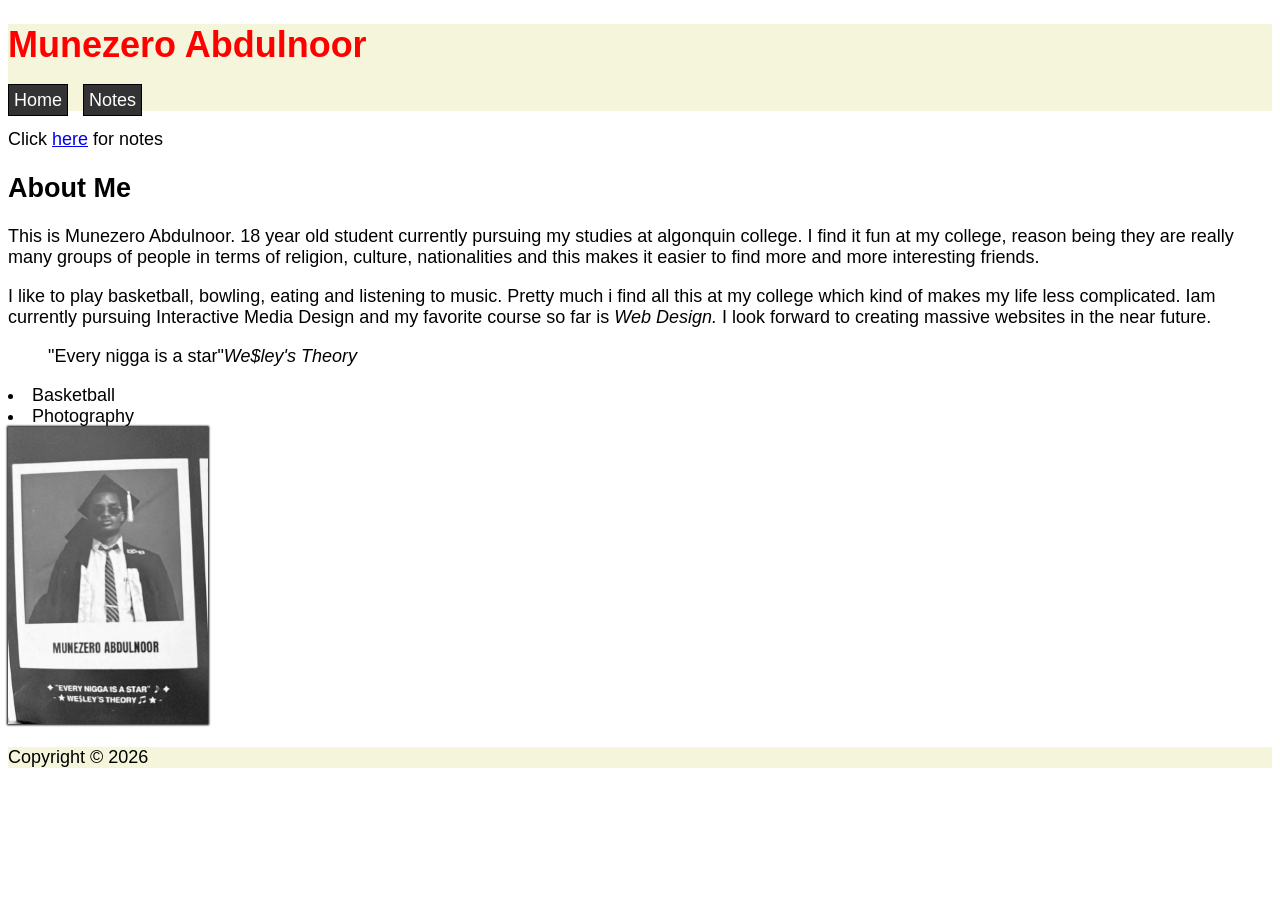
<file: html-assignment/index.html>
<!DOCTYPE html>
<html lang="en">
<head>
    <meta charset="UTF-8">
    <meta name="viewport" content="width=device-width, initial-scale=1.0">
    <title>abdulnoor-dot html assignment</title>
    <link href="css/main.css" 
    rel="stylesheet">
</head>
<body>
   <header>
    <h1 class="site-title">Munezero Abdulnoor</h1>
    <nav>
      <ul>
         <li><a href="index.html">Home</a></li>
         <li><a href="notes.html">Notes</a></li>
      </ul>
    </nav>
   </header> 
   <article>
    <p>Click <a href="notes.html">here</a> for notes</p>
        <h2> About Me</h2>
        <p> This is Munezero Abdulnoor. 18 year old student currently pursuing my studies at algonquin college. I find it fun at my college, reason being they are really many groups of people in terms of religion, culture, nationalities and this makes it easier to find more and more interesting friends.</p>
        <p> I like to play basketball, bowling, eating and listening to music. Pretty much i find all this at my college which kind of makes my life less complicated. Iam currently pursuing Interactive Media Design and my favorite course so far is<em> Web Design.</em> I look forward to creating massive websites in the near future.</p>
        
         <blockquote>
            <p>"Every nigga is a star"<cite>We$ley's Theory</cite></p>
         </blockquote>
        <ul id="hobbies-list"></ul>
           <li>Basketball</li>
           <li>Photography</li>
           </ul>
   </article>
   <img id="my-image" src="images/me.jpg" alt="my photo" width="200">
   <footer>
        <p>Copyright &copy; 2026 </p>
   </footer>
</html>
</file>
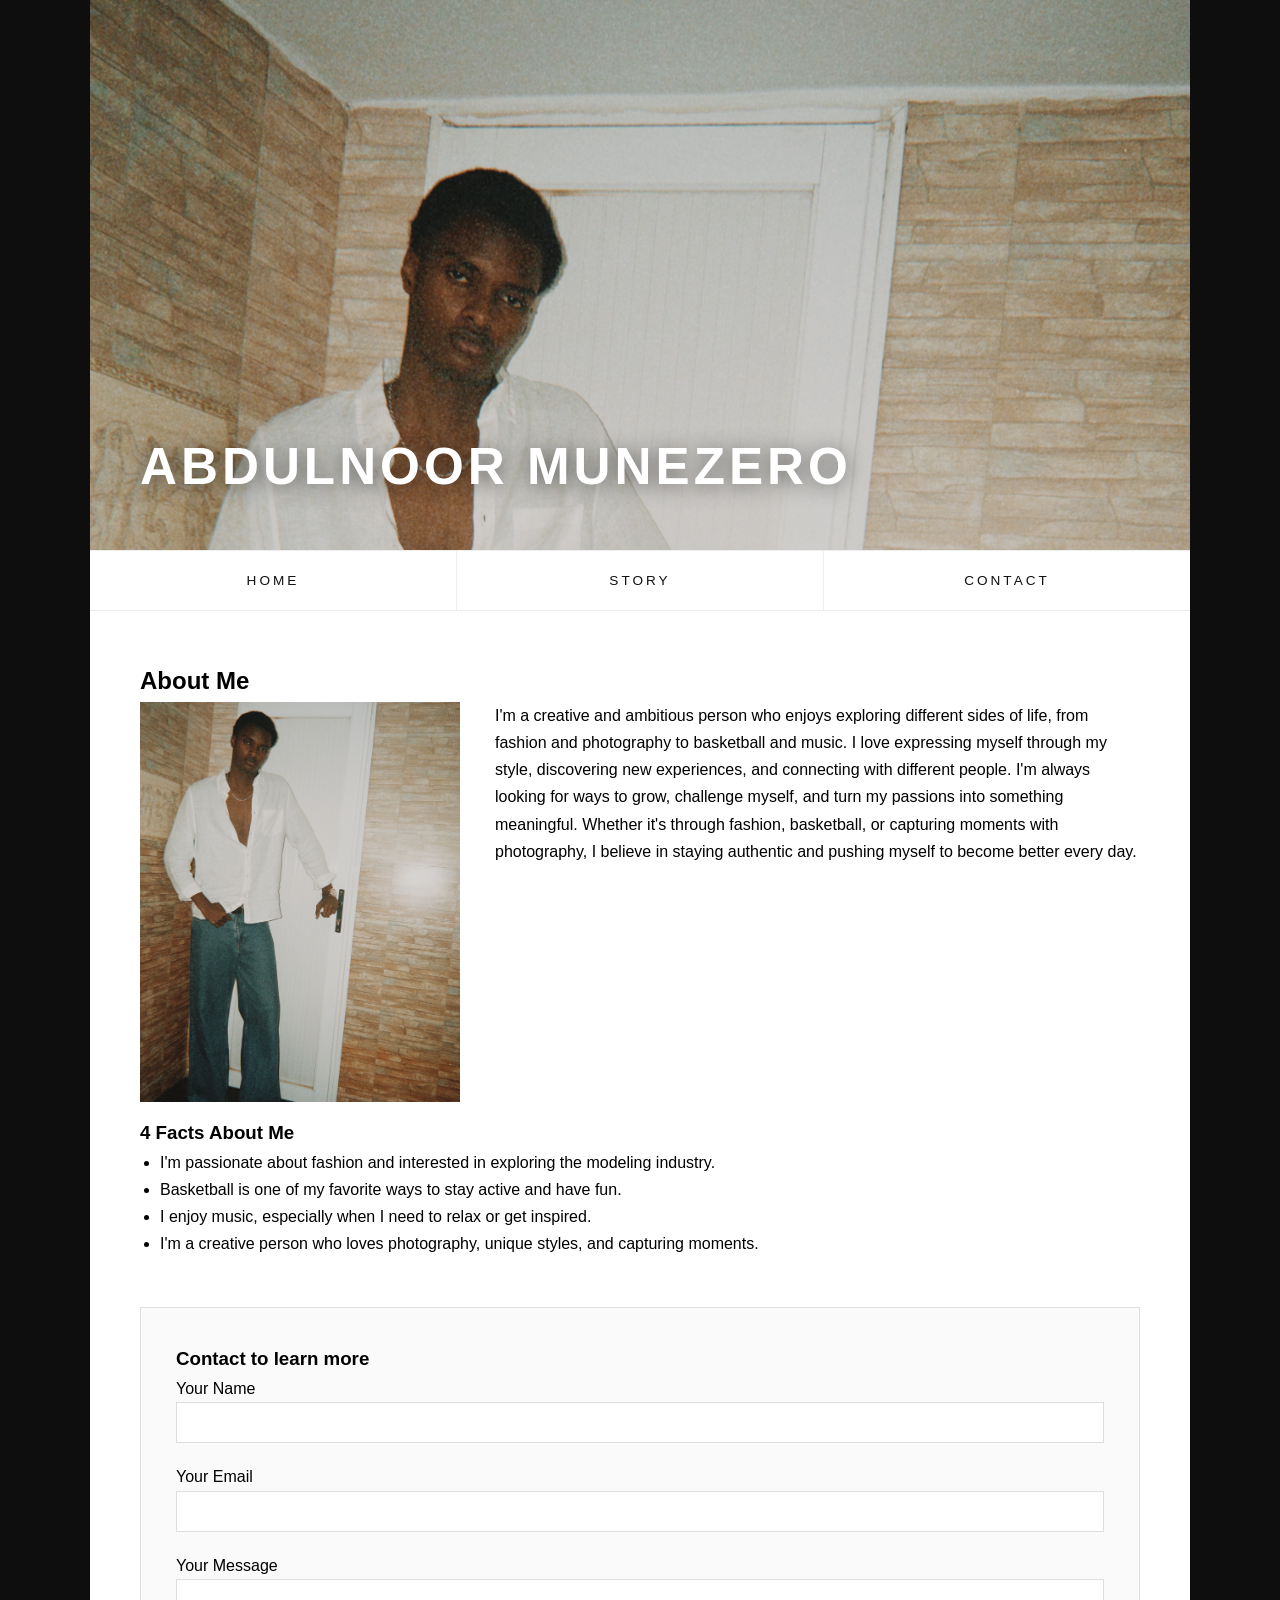
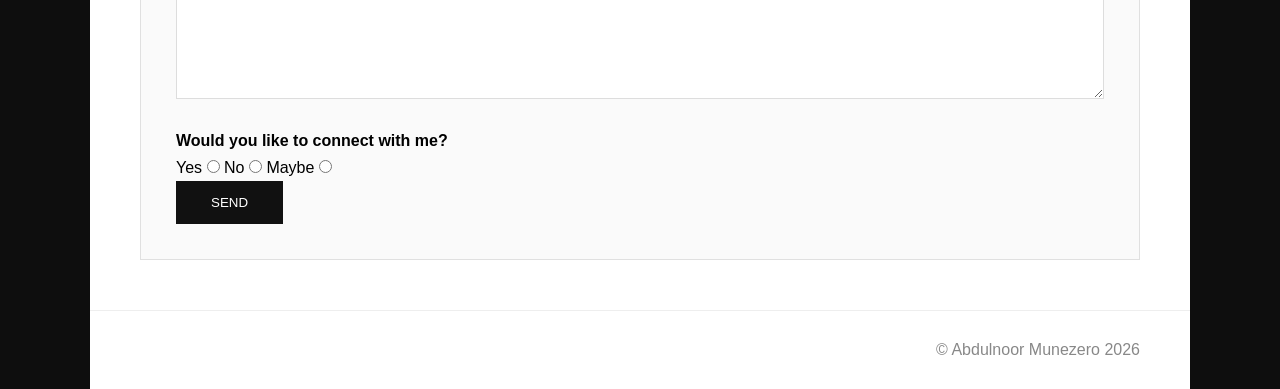
<file: midterm/index.html>
<!DOCTYPE html>
<html lang="en">
<head>
<meta charset="UTF-8">
<meta name="viewport" content="width=device-width, initial-scale=1.0">
<title>Abdulnoor Munezero</title>
<link rel="stylesheet" href="css/main.css">
</head>
<body>
<div class="wrapper">
<!-- Header: Image with title positioned on top -->
<header>
<img src="images/my-banner.jpg" alt="Abdulnoor Munezero fashion photo">
<h1>Abdulnoor Munezero</h1>
</header>

<nav>
<ul>
<li><a href="#">HOME</a></li>
<li><a href="#">STORY</a></li>
<li><a href="#">CONTACT</a></li>
</ul>
</nav>

<main>
<!-- Article: Image float left for text wrapping -->
<article class="clearfix">
<h2>About Me</h2>
<img src="images/my-photo.jpg" alt="Portrait of Abdulnoor Munezero">
<p>I'm a creative and ambitious person who enjoys exploring different sides of life, from fashion and photography to basketball and music. I love expressing myself through my style, discovering new experiences, and connecting with different people. I'm always looking for ways to grow, challenge myself, and turn my passions into something meaningful. Whether it's through fashion, basketball, or capturing moments with photography, I believe in staying authentic and pushing myself to become better every day.</p>
</article>

<!-- Facts: Proper list syntax -->
<section>
<h3>4 Facts About Me</h3>
<ul class="facts">
<li>I'm passionate about fashion and interested in exploring the modeling industry.</li>
<li>Basketball is one of my favorite ways to stay active and have fun.</li>
<li>I enjoy music, especially when I need to relax or get inspired.</li>
<li>I'm a creative person who loves photography, unique styles, and capturing moments.</li>
</ul>
</section>

<!-- Contact Form: Labels linked to inputs -->
<section class="contact-form">
<h3>Contact to learn more</h3>
<form action="#" method="post">
<div>
<label for="fullname">Your Name</label>
<input type="text" id="fullname" name="fullname">
</div>
<div>
<label for="youremail">Your Email</label>
<input type="email" id="youremail" name="youremail">
</div>
<div>
<label for="message">Your Message</label>
<textarea id="message" name="message"></textarea>
</div>

<div>
<h4>Would you like to connect with me?</h4>
<label for="yes">Yes</label>
<input type="radio" id="yes" name="connect" value="yes">
<label for="no">No</label>
<input type="radio" id="no" name="connect" value="no">
<label for="maybe">Maybe</label>
<input type="radio" id="maybe" name="connect" value="maybe">
</div>

<button type="submit">SEND</button>
</form>
</section>
</main>

<footer>
<p>&copy; Abdulnoor Munezero 2026</p>
</footer>
</div>
</body>
</html>
</file>
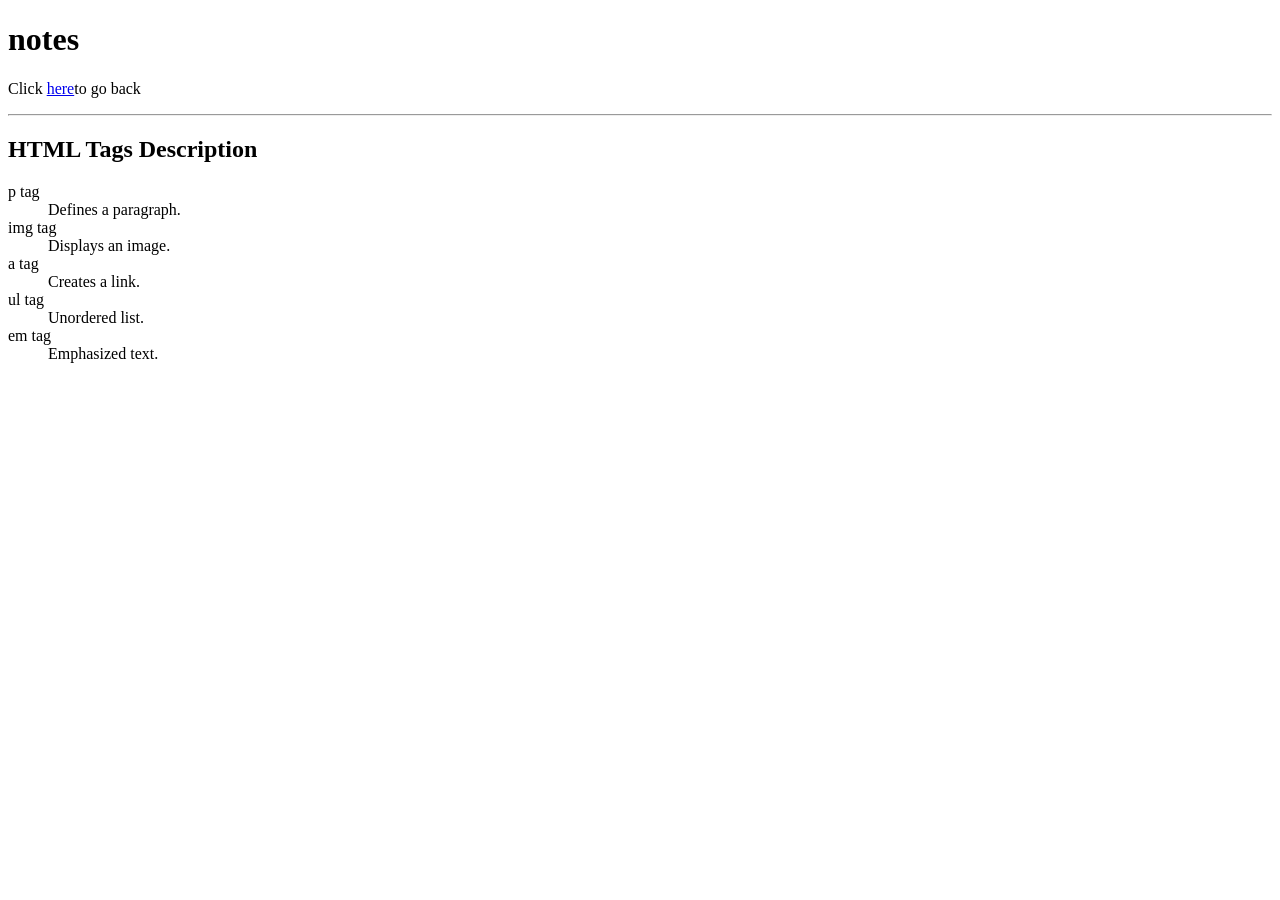
<file: html-assignment/notes.html>
<!DOCTYPE html>
<html lang="en">
<head>
    <meta charset="UTF-8">
    <meta name="viewport" content="width=device-width, initial-scale=1.0">
    <title>Notes</title>
</head>
<body>
   <h1>notes</h1>
   <p>Click <a href="index.html">here</a>to go back</p>
   <hr>
   <h2> HTML Tags Description</h2>
   <dl>
        <dt>p tag</dt>
        <dd>Defines a paragraph.</dd>
        <dt>img tag</dt>
        <dd>Displays an image.</dd>
        <dt>a tag</dt>
        <dd>Creates a link.</dd>
        <dt>ul tag</dt>
        <dd>Unordered list.</dd>
        <dt>em tag</dt>
        <dd>Emphasized text.</dd>
   </dl>
</body>
</html>
</file>
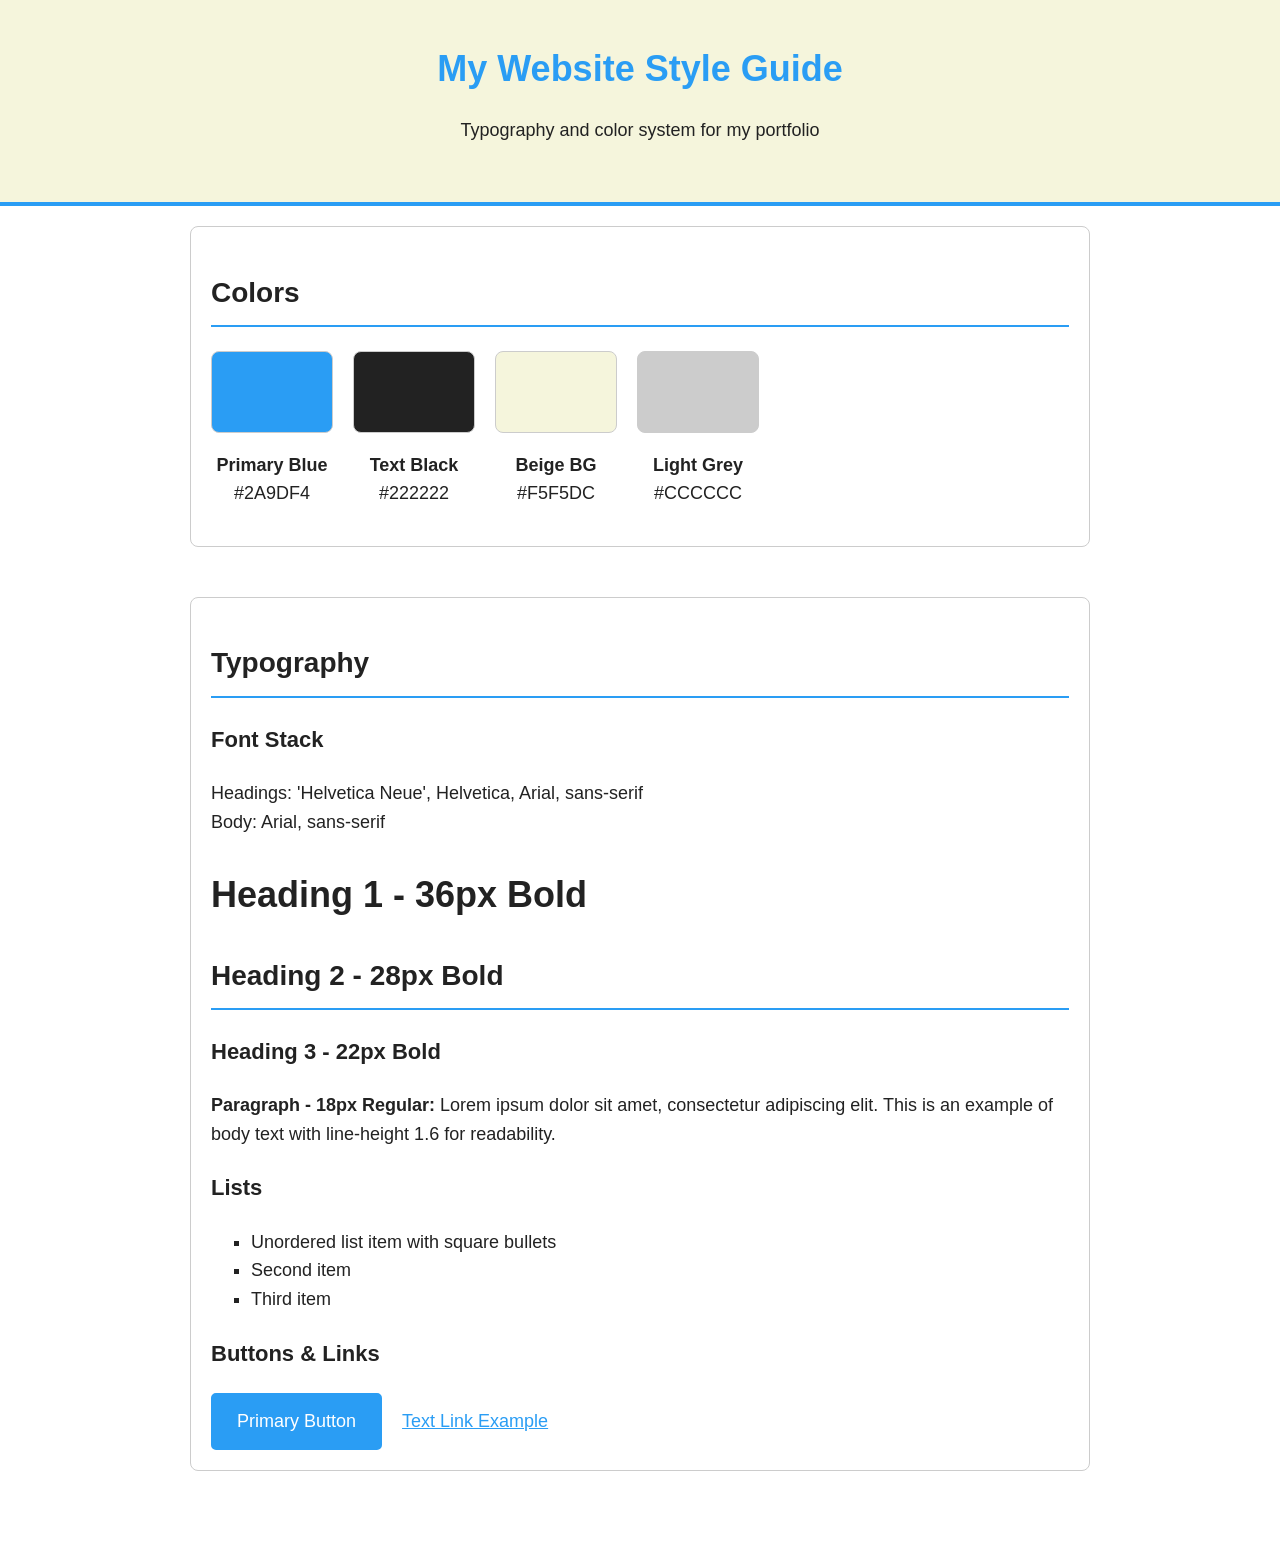
<file: html-assignment/style-guide.html>
<!DOCTYPE html>
<html lang="en">
<head>
<meta charset="UTF-8">
<meta name="viewport" content="width=device-width, initial-scale=1.0">
<title>CSS Style Guide</title>
<link rel="stylesheet" href="css/style-guide.css">
</head>
<body>
<header>
<h1>My Website Style Guide</h1>
<p>Typography and color system for my portfolio</p>
</header>

<main>
<section>
<h2>Colors</h2>
<div class="color-grid">
<div class="color-swatch">
<div class="swatch" style="background:#2A9DF4"></div>
<p><strong>Primary Blue</strong><br>#2A9DF4</p>
</div>
<div class="color-swatch">
<div class="swatch" style="background:#222222"></div>
<p><strong>Text Black</strong><br>#222222</p>
</div>
<div class="color-swatch">
<div class="swatch" style="background:#F5F5DC"></div>
<p><strong>Beige BG</strong><br>#F5F5DC</p>
</div>
<div class="color-swatch">
<div class="swatch" style="background:#CCCCCC"></div>
<p><strong>Light Grey</strong><br>#CCCCCC</p>
</div>
</div>
</section>

<section>
<h2>Typography</h2>
<h3>Font Stack</h3>
<p>Headings: 'Helvetica Neue', Helvetica, Arial, sans-serif<br>
Body: Arial, sans-serif</p>

<h1>Heading 1 - 36px Bold</h1>
<h2>Heading 2 - 28px Bold</h2>
<h3>Heading 3 - 22px Bold</h3>
<p><strong>Paragraph - 18px Regular:</strong> Lorem ipsum dolor sit amet, consectetur adipiscing elit. This is an example of body text with line-height 1.6 for readability.</p>

<h3>Lists</h3>
<ul>
<li>Unordered list item with square bullets</li>
<li>Second item</li>
<li>Third item</li>
</ul>

<h3>Buttons & Links</h3>
<a href="#" class="btn">Primary Button</a>
<a href="#" class="link">Text Link Example</a>
</section>
</main>
</body>
</html>
</file>
<file: html-assignment/css/main.css>
body {
font-family: Arial, sans-serif;
font-size: 18px;
}
header, footer {
background-color: #f5f5dc;
}
.site-title {
color: red;
}
#my-image {
box-shadow: 0 0 2px 1px black;
}
article ul {
list-style-type: square;
}
article ul li:nth-child(odd) {
background-color: #ccc;
}
nav ul {
list-style-type: none;
display: flex;
gap: 15px;
padding: 0;
}
nav a {
text-decoration: none;
background-color: #333;
border: 1px solid #000;
padding: 5px;
color: white;
}
nav a:hover,
nav a:focus {
background-color: #666;
}
</file>
<file: midterm/css/main.css>
/* Main Styles - Abdulnoor Munezero Portfolio */

* {
box-sizing: border-box;
margin: 0;
padding: 0;
}

body {
font-family: Arial, Helvetica, sans-serif;
background-color: #0e0e0e;
line-height: 1.7;
}

.wrapper {
max-width: 1100px;
background-color: #ffffff;
margin: 0 auto;
}

/* Header - Title positioned on top of image */
header {
position: relative;
height: 550px;
overflow: hidden;
}

header img {
width: 100%;
height: 100%;
object-fit: cover;
object-position: top center;
}

header h1 {
position: absolute;
bottom: 40px;
left: 50px;
color: white;
font-size: 3.2rem;
text-transform: uppercase;
letter-spacing: 4px;
text-shadow: 0 2px 20px rgba(0,0,0,0.5);
}

/* Navigation */
nav ul {
display: flex;
list-style: none;
border-top: 1px solid #eee;
border-bottom: 1px solid #eee;
}

nav li {
flex: 1;
text-align: center;
border-right: 1px solid #eee;
}

nav li:last-child {
border-right: none;
}

nav a {
display: block;
padding: 18px;
text-decoration: none;
color: #111;
font-size: 0.85rem;
letter-spacing: 3px;
text-transform: uppercase;
}

main {
padding: 50px;
}

/* Article - Float for text wrapping */
article img {
float: left;
width: 320px;
height: 400px;
object-fit: cover;
margin-right: 35px;
margin-bottom: 15px;
}

/* Clearfix to clear float */
.clearfix::after {
content: "";
display: block;
clear: both;
}

ul.facts {
margin-left: 20px;
}

/* Form styling */
.contact-form {
margin-top: 50px;
border: 1px solid #e0e0e0;
padding: 35px;
background: #fafafa;
}

.contact-form input[type="text"],
.contact-form input[type="email"],
.contact-form textarea {
width: 100%;
padding: 12px;
margin-bottom: 20px;
border: 1px solid #ddd;
}

.contact-form textarea {
height: 120px;
}

.contact-form button {
background-color: #111;
color: white;
border: none;
padding: 14px 35px;
}

footer {
padding: 25px 50px;
text-align: right;
color: #888;
border-top: 1px solid #eee;
}
</file>
<file: html-assignment/css/style-guide.css>
body {
font-family: Arial, sans-serif;
font-size: 18px;
line-height: 1.6;
margin: 0;
background: #ffffff;
color: #222222;
}

header {
background-color: #F5F5DC;
padding: 40px;
text-align: center;
border-bottom: 4px solid #2A9DF4;
}

header h1 {
font-family: 'Helvetica Neue', Helvetica, Arial, sans-serif;
font-size: 36px;
color: #2A9DF4;
margin: 0;
}

main {
max-width: 900px;
margin: 0 auto;
padding: 20px;
}

section {
margin-bottom: 50px;
padding: 20px;
border: 1px solid #CCCCCC;
border-radius: 8px;
}

h1 {
font-family: 'Helvetica Neue', Helvetica, Arial, sans-serif;
font-size: 36px;
}

h2 {
font-family: 'Helvetica Neue', Helvetica, Arial, sans-serif;
font-size: 28px;
color: #222222;
border-bottom: 2px solid #2A9DF4;
padding-bottom: 10px;
}

h3 {
font-family: 'Helvetica Neue', Helvetica, Arial, sans-serif;
font-size: 22px;
}

.color-grid {
display: flex;
gap: 20px;
flex-wrap: wrap;
}

.color-swatch {
text-align: center;
}

.swatch {
width: 120px;
height: 80px;
border-radius: 8px;
border: 1px solid #CCCCCC;
}

ul {
list-style-type: square;
}

.btn {
display: inline-block;
background-color: #2A9DF4;
color: white;
padding: 12px 24px;
text-decoration: none;
border-radius: 5px;
border: 2px solid #2A9DF4;
}

.btn:hover {
background-color: #222222;
}

.link {
color: #2A9DF4;
text-decoration: underline;
margin-left: 15px;
}
</file>
